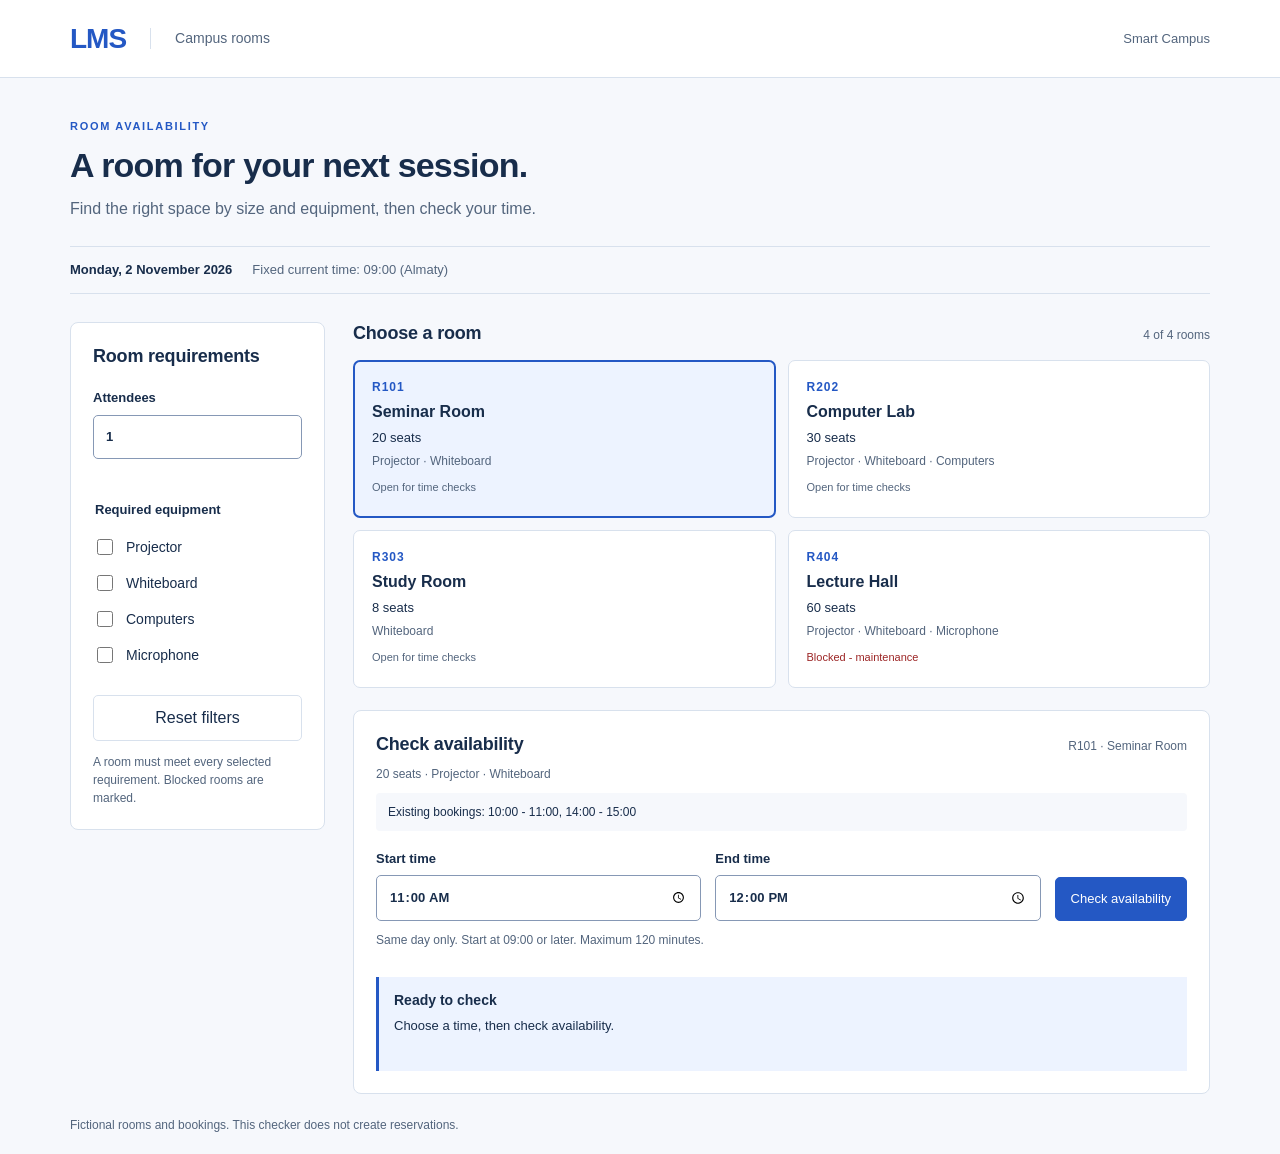
<file: LMS_Assignment_04/final/index.html>
<!doctype html>
<html lang="en"><head><meta charset="UTF-8"><meta name="viewport" content="width=device-width, initial-scale=1"><meta name="description" content="LMS Smart Campus room selection and availability checker"><title>LMS | Campus rooms</title><link rel="stylesheet" href="styles.css"></head><body><div id="app"></div><script type="module" src="src/app.mjs"></script></body></html>
</file>
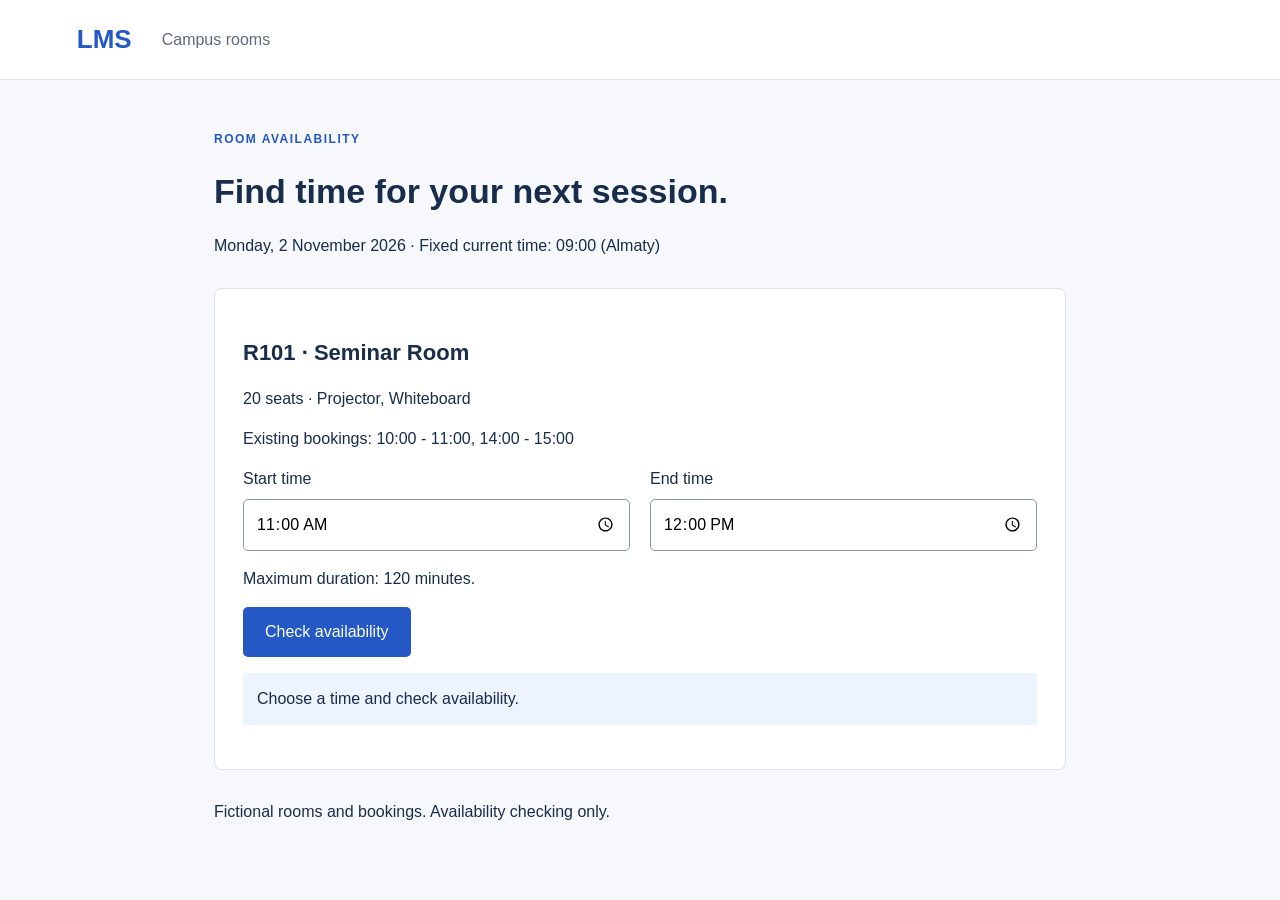
<file: LMS_Assignment_04/initial/index.html>
<!doctype html>
<html lang="en"><head><meta charset="UTF-8"><meta name="viewport" content="width=device-width, initial-scale=1"><meta name="description" content="LMS campus room availability prototype"><title>LMS | Room availability</title><link rel="stylesheet" href="styles.css"></head><body><div id="app"></div><script type="module" src="app.mjs"></script></body></html>
</file>
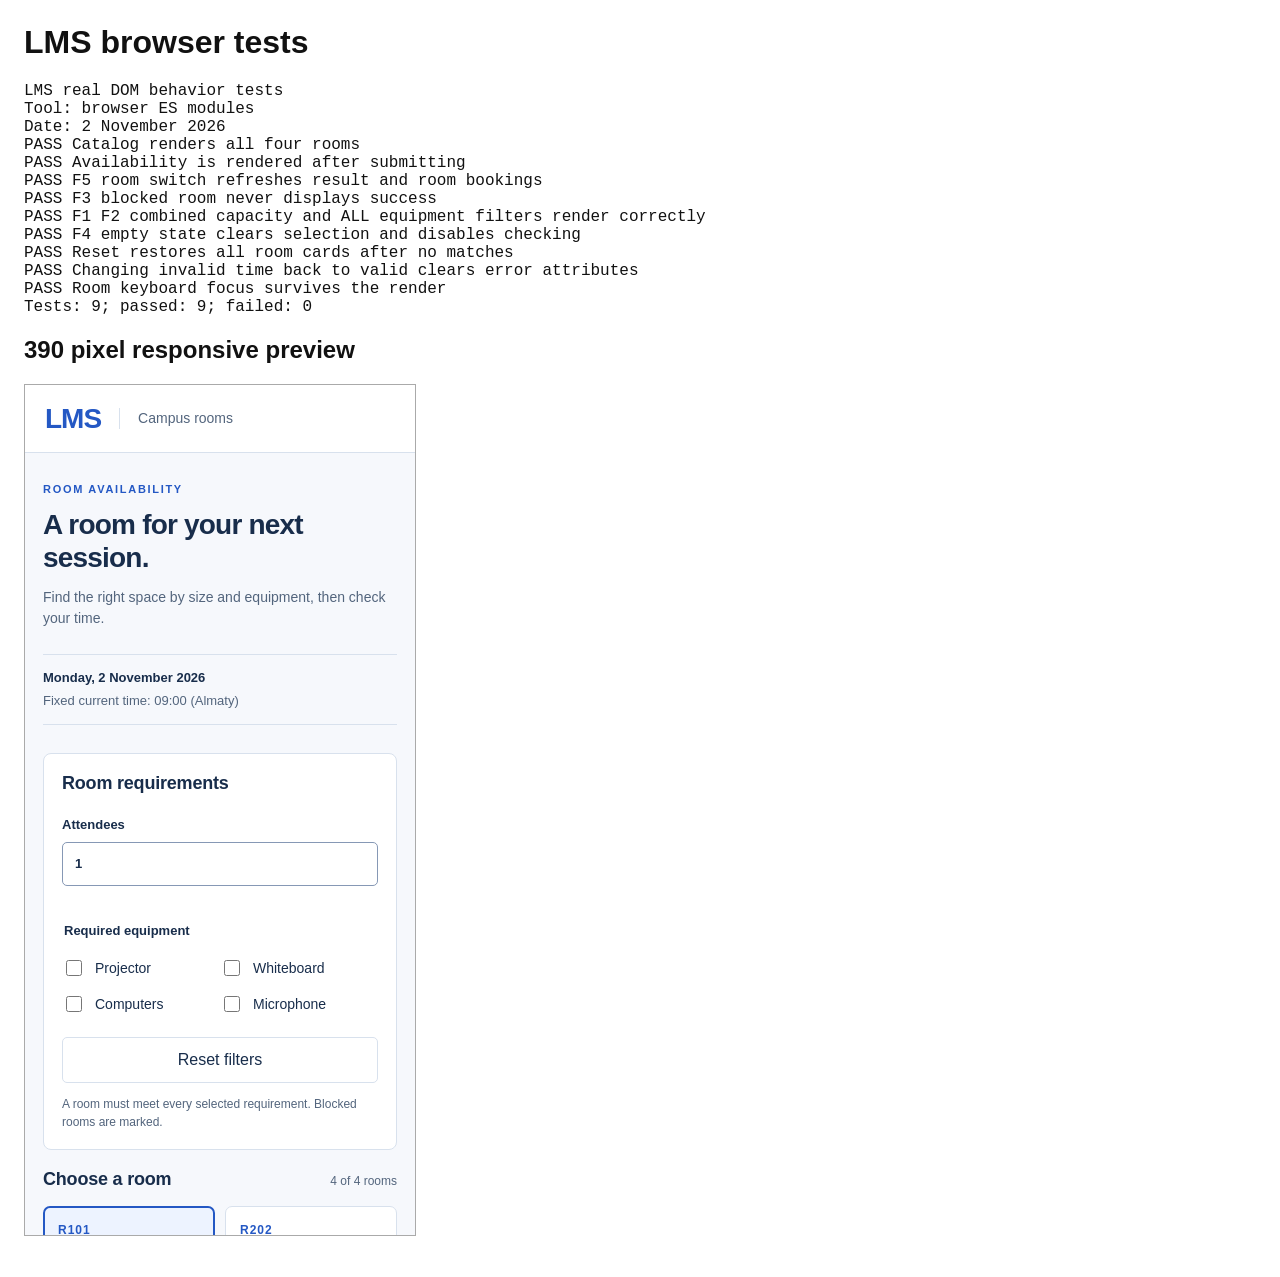
<file: LMS_Assignment_04/tests/ui.test.html>
<!doctype html>
<html lang="en"><head><meta charset="utf-8"><meta name="viewport" content="width=device-width, initial-scale=1"><title>LMS UI tests</title>
<style>body{font:16px Arial,sans-serif;margin:24px;color:#111}iframe{width:390px;max-width:100%;height:850px;border:1px solid #aaa}#fixture{display:none}pre{white-space:pre-wrap}</style></head>
<body><h1>LMS browser tests</h1><pre id="output">Running...</pre><div id="fixture"></div><h2>390 pixel responsive preview</h2><iframe id="narrow" src="../final/index.html" title="LMS narrow screen preview"></iframe><script type="module" src="ui-browser.mjs"></script></body></html>
</file>
<file: LMS_Assignment_04/final/styles.css>
:root{--blue:#2458c4;--blue-dark:#19459e;--blue-light:#edf3ff;--ink:#182d4b;--muted:#53657d;--line:#d8e1ed;--page:#f6f8fc;--white:#fff;--error:#9c2525;--success:#19623e;--scroll-thumb:#8698b5;--scroll-track:#edf1f7;font-family:Arial,Helvetica,sans-serif;color:var(--ink);background:var(--page);line-height:1.5;scrollbar-color:var(--scroll-thumb) var(--scroll-track);scrollbar-width:auto}*{box-sizing:border-box}body{margin:0}::-webkit-scrollbar{width:12px;height:12px}::-webkit-scrollbar-track{background:var(--scroll-track)}::-webkit-scrollbar-thumb{background:var(--scroll-thumb);border:3px solid var(--scroll-track);border-radius:8px}::-webkit-scrollbar-thumb:hover{background:var(--muted)}::-webkit-scrollbar-thumb:active{background:var(--ink)}button,input{font:inherit}button{cursor:pointer}button:disabled{cursor:not-allowed;opacity:.55}button:active:not(:disabled){transform:translateY(1px)}:focus-visible{outline:3px solid var(--blue);outline-offset:4px}button:hover:not(:disabled){filter:brightness(.96)}[hidden]{display:none!important}.topbar{height:78px;background:var(--white);border-bottom:1px solid var(--line);display:flex;align-items:center;justify-content:space-between;padding:0 max(24px,calc((100vw - 1140px)/2))}.brand{font-size:28px;letter-spacing:-1px;font-weight:700;color:var(--blue);display:flex;align-items:center;gap:24px}.brand span{font-size:14px;font-weight:400;letter-spacing:0;color:var(--muted);border-left:1px solid var(--line);padding-left:24px}.topnote{color:var(--muted);font-size:13px}main{max-width:1188px;margin:0 auto;padding:40px 24px 20px}.intro .eyebrow{font-size:11px;font-weight:700;letter-spacing:1.7px;color:var(--blue);margin:0 0 10px}h1{font-size:34px;letter-spacing:-.8px;line-height:1.2;margin:0 0 12px}.intro>p:last-child{color:var(--muted);margin:0 0 25px}.demo{display:flex;gap:20px;flex-wrap:wrap;border-top:1px solid var(--line);border-bottom:1px solid var(--line);padding:13px 0;font-size:13px;margin-bottom:28px}.demo span{color:var(--muted)}.workspace{display:grid;grid-template-columns:255px minmax(0,1fr);gap:28px;align-items:start}.panel{background:var(--white);border:1px solid var(--line);border-radius:8px;padding:22px}h2{font-size:18px;line-height:1.3;margin:0 0 20px;letter-spacing:-.2px}h3{font-size:18px;margin:0 0 6px}.field{display:flex;flex-direction:column;gap:7px;font-size:13px;font-weight:600;min-width:0}input[type=number],input[type=time]{border:1px solid var(--scroll-thumb);background:var(--white);border-radius:5px;padding:11px 12px;width:100%;min-height:44px;color:var(--ink)}input[aria-invalid=true]{border-color:var(--error)}.field-error{min-height:22px;margin:5px 0 14px;color:var(--error);font-size:12px}fieldset{padding:0;margin:0 0 22px;border:0}legend{font-size:13px;font-weight:600;margin-bottom:10px}.check{display:flex;gap:10px;align-items:center;font-size:14px;min-height:36px;cursor:pointer}.check input{width:16px;height:16px;accent-color:var(--blue);cursor:pointer}.secondary{background:var(--white);border:1px solid var(--line);border-radius:5px;padding:10px 14px;color:var(--ink);width:100%;min-height:44px}.small{font-size:12px;color:var(--muted);font-weight:400}.filters>.small{margin-bottom:0}.section-title{display:flex;align-items:baseline;justify-content:space-between;gap:12px;flex-wrap:wrap}.section-title h2{margin-bottom:15px}.section-title>span{font-size:12px;color:var(--muted)}.room-grid{display:grid;grid-template-columns:repeat(2,minmax(0,1fr));gap:12px;margin-bottom:22px}.room{text-align:left;display:flex;flex-direction:column;align-items:flex-start;gap:4px;background:var(--white);color:var(--ink);border:1px solid var(--line);border-radius:7px;padding:17px 18px;min-height:158px}.room[aria-pressed=true]{background:var(--blue-light);border:2px solid var(--blue);padding:16px 17px}.room-id{color:var(--blue);font-weight:700;font-size:12px;letter-spacing:1px}.room strong{font-size:16px;font-weight:600}.room>span:nth-child(3){font-size:13px}.room-status{font-size:11px;color:var(--muted);margin-top:5px}.room[data-room-id=R404] .room-status{color:var(--error)}.availability h2{margin-bottom:8px}#room-details{margin:0 0 10px}.bookings{font-size:12px;background:var(--page);border-radius:4px;padding:10px 12px;margin-bottom:18px;overflow-wrap:anywhere}.time-row{display:grid;grid-template-columns:1fr 1fr auto;gap:14px;align-items:end}#check{background:var(--blue);border:1px solid var(--blue);border-radius:5px;color:var(--white);padding:11px 15px;min-height:44px;font-size:13px;white-space:nowrap}#check:hover:not(:disabled){background:var(--blue-dark)}#time-hint{min-height:36px;margin:10px 0}.result{min-height:94px;border-left:3px solid var(--blue);padding:13px 15px;background:var(--blue-light);font-size:13px;overflow-wrap:anywhere}.result strong{font-size:14px}.result p{margin:5px 0 0}.result[data-code=available]{border-left-color:var(--success)}.result[data-code=blocked],.result[data-code=overlap],.result[data-code=invalid_time],.result[data-code=past],.result[data-code=order],.result[data-code=duration],.result[data-code=filter_error]{border-left-color:var(--error)}.empty{margin-bottom:22px;min-height:158px}.empty p{font-size:14px;color:var(--muted);margin:0}.footnote{font-size:12px;color:var(--muted);margin:22px 0 0}@media(max-width:820px){.workspace{grid-template-columns:210px minmax(0,1fr);gap:18px}.time-row{grid-template-columns:1fr 1fr}#check{grid-column:1/-1}.room{padding:14px;min-height:170px}.room[aria-pressed=true]{padding:13px}.panel{padding:18px}}@media(max-width:640px){.topbar{padding:0 20px;height:68px}.topnote{display:none}.brand{gap:18px}.brand span{padding-left:18px}main{padding:28px 18px 22px}h1{font-size:28px}.demo{gap:4px;flex-direction:column}.workspace{grid-template-columns:1fr}.filters fieldset{display:grid;grid-template-columns:1fr 1fr;margin-bottom:15px}.filters .field-error{margin-bottom:8px}.room{min-height:170px}.section-title{gap:6px}.availability .section-title>span{margin-bottom:10px}.intro>p:last-child{font-size:14px}.room-grid{gap:10px}}@media(max-width:360px){.room-grid{grid-template-columns:1fr}.room{min-height:150px}.time-row{gap:10px}.panel{padding:15px}}@media(forced-colors:active){:root{scrollbar-color:auto}.room[aria-pressed=true]{outline:2px solid Highlight}.result{border:1px solid CanvasText}}
</file>
<file: LMS_Assignment_04/initial/styles.css>
:root{font-family:Arial,sans-serif;color:#182d4b;background:#f6f8fc;line-height:1.5;scrollbar-color:#8698b5 #edf1f7;scrollbar-width:auto}*{box-sizing:border-box}body{margin:0}header{padding:20px 6%;display:flex;gap:30px;align-items:center;border-bottom:1px solid #dbe2ed;background:white}header strong{font-size:26px;color:#2458c4}header span{color:#5b6b81}main{max-width:900px;margin:50px auto;padding:0 24px}.eyebrow{color:#2458c4;font-size:12px;font-weight:bold;letter-spacing:1.5px}h1{font-size:34px;line-height:1.2}h2{font-size:22px}section{margin:30px 0;background:white;border:1px solid #dbe2ed;border-radius:8px;padding:28px}.times{display:flex;gap:20px}label{display:grid;gap:8px;flex:1}input{width:100%;padding:12px;border:1px solid #8698b5;border-radius:5px;font:inherit}button{padding:13px 22px;border:0;border-radius:5px;background:#2458c4;color:white;font:inherit;cursor:pointer}button:hover{background:#19459e}button:active{background:#153b88}:focus-visible{outline:3px solid #2458c4;outline-offset:4px}#result{min-height:48px;padding:14px;background:#edf3ff}#hint{min-height:24px}@media(max-width:500px){.times{flex-direction:column}main{margin-top:28px}h1{font-size:28px}section{padding:18px}}
</file>
